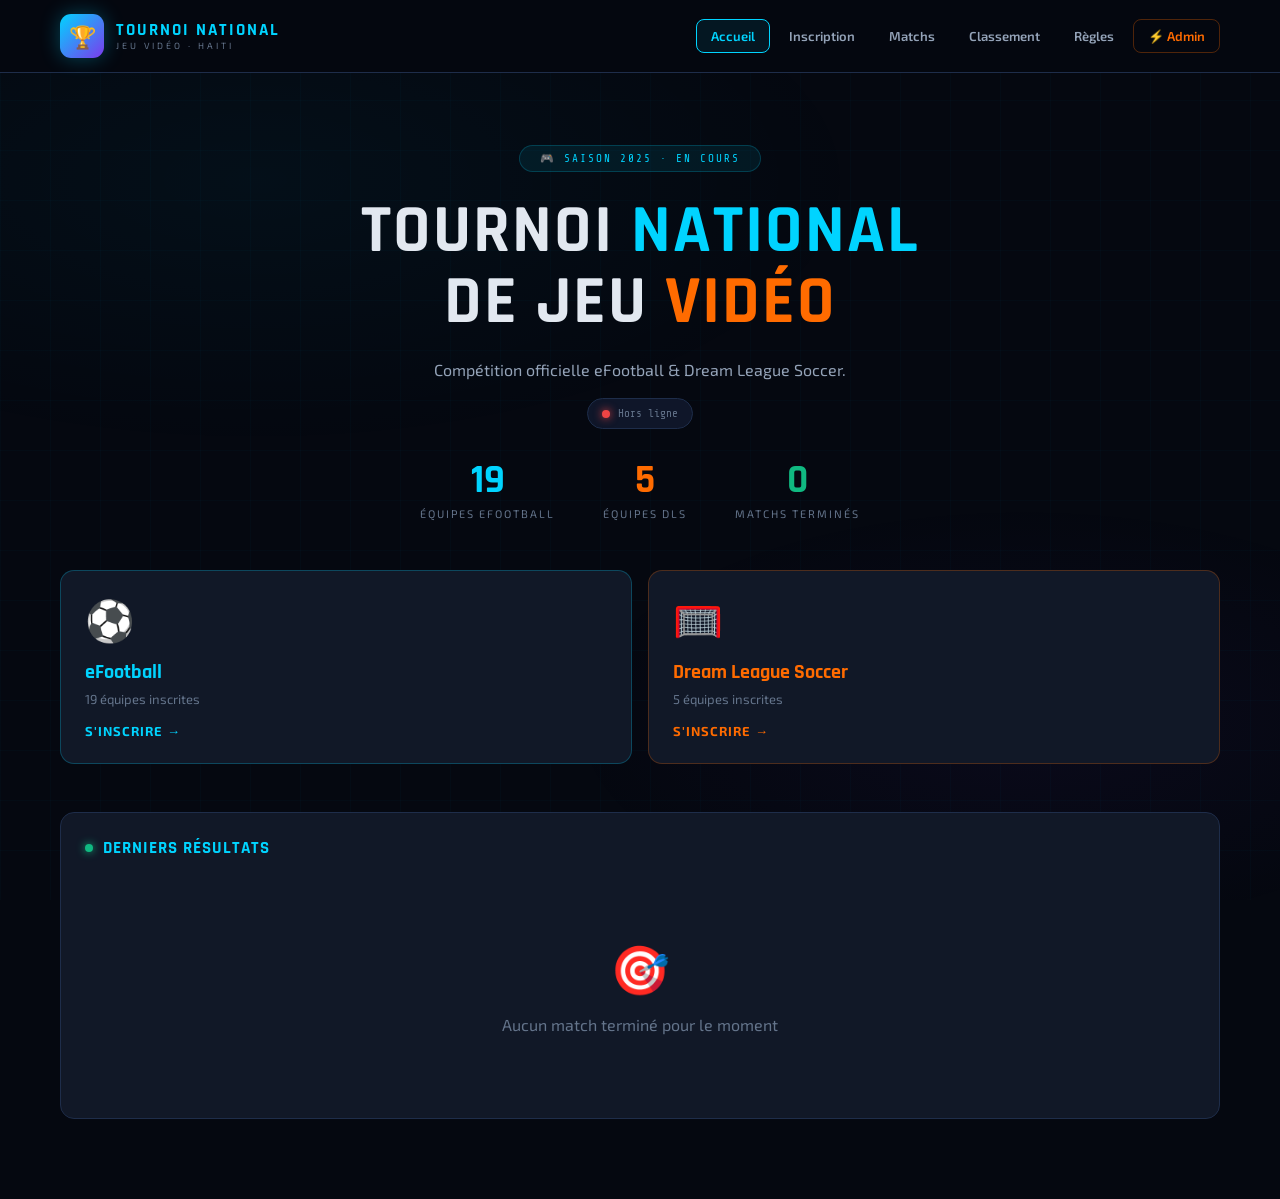
<file: index.html>
<!DOCTYPE html>
<html lang="fr">
<head>
<meta charset="UTF-8">
<meta name="viewport" content="width=device-width, initial-scale=1.0">
<title>Tournoi National de Jeu Vidéo</title>
<link href="https://fonts.googleapis.com/css2?family=Rajdhani:wght@400;500;600;700&family=Exo+2:wght@300;400;600;800;900&family=Share+Tech+Mono&display=swap" rel="stylesheet">
<style>
:root{--bg:#050810;--bg2:#0a0f1e;--bg3:#0f1629;--card:#111827;--card2:#1a2235;--border:#1e2d4a;--accent:#00d4ff;--accent2:#ff6b00;--accent3:#7c3aed;--gold:#ffd700;--green:#10b981;--red:#ef4444;--text:#e2e8f0;--text2:#94a3b8;--text3:#64748b;--glow:0 0 20px rgba(0,212,255,0.3);--glow2:0 0 20px rgba(255,107,0,0.3)}
*{margin:0;padding:0;box-sizing:border-box}
body{font-family:'Exo 2',sans-serif;background:var(--bg);color:var(--text);min-height:100vh;overflow-x:hidden}
body::before{content:'';position:fixed;inset:0;background:radial-gradient(ellipse 80% 50% at 20% 20%,rgba(0,212,255,0.04) 0%,transparent 60%),radial-gradient(ellipse 60% 40% at 80% 80%,rgba(124,58,237,0.05) 0%,transparent 60%);pointer-events:none;z-index:0}
.grid-bg{position:fixed;inset:0;background-image:linear-gradient(rgba(0,212,255,0.025) 1px,transparent 1px),linear-gradient(90deg,rgba(0,212,255,0.025) 1px,transparent 1px);background-size:50px 50px;pointer-events:none;z-index:0}
.navbar{position:sticky;top:0;z-index:50;background:rgba(5,8,16,0.96);border-bottom:1px solid var(--border);backdrop-filter:blur(12px)}
.navbar-inner{max-width:1200px;margin:0 auto;padding:14px 20px;display:flex;align-items:center;justify-content:space-between;gap:16px;flex-wrap:wrap}
.logo{display:flex;align-items:center;gap:12px;cursor:pointer}
.logo-icon{width:44px;height:44px;background:linear-gradient(135deg,var(--accent),var(--accent3));border-radius:11px;display:flex;align-items:center;justify-content:center;font-size:22px;box-shadow:var(--glow);flex-shrink:0}
.logo-text h1{font-family:'Rajdhani',sans-serif;font-size:17px;font-weight:700;color:var(--accent);letter-spacing:2px;text-transform:uppercase;line-height:1.1}
.logo-text p{font-size:9px;color:var(--text3);letter-spacing:3px;text-transform:uppercase}
.nav-links{display:flex;gap:4px;flex-wrap:wrap}
.nav-btn{padding:8px 14px;border-radius:8px;border:1px solid transparent;background:transparent;color:var(--text2);font-family:'Exo 2',sans-serif;font-size:13px;font-weight:600;cursor:pointer;transition:all 0.2s}
.nav-btn:hover,.nav-btn.active{border-color:var(--accent);color:var(--accent);background:rgba(0,212,255,0.08)}
.nav-btn.admin-btn{border-color:rgba(255,107,0,0.3);color:var(--accent2)}
.nav-btn.admin-btn:hover,.nav-btn.admin-btn.active{background:rgba(255,107,0,0.1);border-color:var(--accent2)}
.main{position:relative;z-index:1;max-width:1200px;margin:0 auto;padding:32px 20px 60px}
.page{display:none}.page.active{display:block}
.card{background:var(--card);border:1px solid var(--border);border-radius:14px;padding:24px;margin-bottom:20px}
.card-title{font-family:'Rajdhani',sans-serif;font-size:17px;font-weight:700;letter-spacing:1px;text-transform:uppercase;color:var(--accent);margin-bottom:20px;display:flex;align-items:center;gap:10px}
.dot{width:8px;height:8px;border-radius:50%;background:var(--accent);box-shadow:0 0 8px var(--accent);flex-shrink:0}
.section-header{display:flex;align-items:center;justify-content:space-between;margin-bottom:24px;gap:12px;flex-wrap:wrap}
.section-title{font-family:'Rajdhani',sans-serif;font-size:26px;font-weight:700;letter-spacing:1px}
.form-grid{display:grid;grid-template-columns:1fr 1fr;gap:16px}
.form-group{display:flex;flex-direction:column;gap:6px}
.form-group.full{grid-column:1/-1}
label{font-size:11px;font-weight:700;color:var(--text3);letter-spacing:1.5px;text-transform:uppercase}
input,select{background:var(--bg3);border:1px solid var(--border);border-radius:10px;padding:12px 16px;color:var(--text);font-family:'Exo 2',sans-serif;font-size:14px;transition:all 0.2s;width:100%}
input:focus,select:focus{outline:none;border-color:var(--accent);box-shadow:0 0 0 3px rgba(0,212,255,0.1)}
input[readonly]{background:var(--bg2);cursor:not-allowed;color:var(--text3)}
select option{background:var(--bg3)}
.btn{padding:13px 26px;border-radius:10px;border:none;font-family:'Rajdhani',sans-serif;font-size:15px;font-weight:700;letter-spacing:1px;text-transform:uppercase;cursor:pointer;transition:all 0.2s;display:inline-flex;align-items:center;gap:8px}
.btn-primary{background:linear-gradient(135deg,var(--accent),#0099cc);color:#000;box-shadow:var(--glow)}
.btn-primary:hover{transform:translateY(-2px)}
.btn-orange{background:linear-gradient(135deg,var(--accent2),#cc5500);color:#fff;box-shadow:var(--glow2)}
.btn-danger{background:rgba(239,68,68,0.15);color:var(--red);border:1px solid rgba(239,68,68,0.3)}
.btn-success{background:rgba(16,185,129,0.15);color:var(--green);border:1px solid rgba(16,185,129,0.3)}
.btn-ghost{background:transparent;color:var(--text2);border:1px solid var(--border)}
.btn-sm{padding:7px 14px;font-size:12px;border-radius:7px}
.btn-full{width:100%;justify-content:center;margin-top:20px}
.id-badge{font-family:'Share Tech Mono',monospace;font-size:11px;background:rgba(0,212,255,0.1);color:var(--accent);padding:3px 8px;border-radius:6px;border:1px solid rgba(0,212,255,0.2)}
.game-badge{font-size:11px;padding:3px 10px;border-radius:20px;font-weight:700}
.badge-ef{background:rgba(0,212,255,0.12);color:var(--accent);border:1px solid rgba(0,212,255,0.25)}
.badge-dls{background:rgba(255,107,0,0.12);color:var(--accent2);border:1px solid rgba(255,107,0,0.25)}
.status-badge{font-size:11px;padding:3px 10px;border-radius:20px;font-weight:600}
.status-locked{background:rgba(100,116,139,0.15);color:var(--text3);border:1px solid rgba(100,116,139,0.25)}
.status-done{background:rgba(16,185,129,0.12);color:var(--green);border:1px solid rgba(16,185,129,0.3)}
.status-pending{background:rgba(255,107,0,0.12);color:var(--accent2);border:1px solid rgba(255,107,0,0.3)}
.table-wrap{overflow-x:auto}
table{width:100%;border-collapse:collapse;font-size:13px}
thead tr{background:var(--bg3);border-bottom:2px solid var(--border)}
th{padding:12px 14px;text-align:left;font-family:'Share Tech Mono',monospace;font-size:10px;letter-spacing:2px;text-transform:uppercase;color:var(--text3);white-space:nowrap}
tbody tr{border-bottom:1px solid rgba(30,45,74,0.5);transition:background 0.15s}
tbody tr:hover{background:rgba(0,212,255,0.03)}
td{padding:12px 14px;color:var(--text2);vertical-align:middle}
.alert{padding:14px 18px;border-radius:10px;font-size:14px;margin-bottom:16px;display:none;align-items:flex-start;gap:10px;line-height:1.5}
.alert.show{display:flex}
.alert-error{background:rgba(239,68,68,0.1);border:1px solid rgba(239,68,68,0.3);color:#fca5a5}
.alert-success{background:rgba(16,185,129,0.1);border:1px solid rgba(16,185,129,0.3);color:#6ee7b7}
.game-tabs{display:flex;gap:10px;margin-bottom:24px}
.game-tab{flex:1;padding:14px 10px;border-radius:12px;border:2px solid var(--border);background:transparent;cursor:pointer;transition:all 0.2s;text-align:center}
.game-tab .tab-icon{font-size:26px;margin-bottom:6px}
.game-tab .tab-name{font-family:'Rajdhani',sans-serif;font-size:13px;font-weight:700;letter-spacing:1px;color:var(--text2)}
.game-tab.active.ef{border-color:var(--accent);background:rgba(0,212,255,0.08);box-shadow:var(--glow)}
.game-tab.active.ef .tab-name{color:var(--accent)}
.game-tab.active.dls{border-color:var(--accent2);background:rgba(255,107,0,0.08);box-shadow:var(--glow2)}
.game-tab.active.dls .tab-name{color:var(--accent2)}
.match-card{background:var(--bg3);border:1px solid var(--border);border-radius:12px;padding:20px;margin-bottom:12px;display:flex;align-items:center;justify-content:space-between;gap:16px;flex-wrap:wrap}
.match-card.done{border-color:rgba(16,185,129,0.3)}
.match-card.pending{border-color:rgba(255,107,0,0.25)}
.match-teams{display:flex;align-items:center;gap:12px;flex:1;min-width:180px}
.team-name{font-family:'Rajdhani',sans-serif;font-size:15px;font-weight:700;color:var(--text);flex:1;text-align:center}
.score-display{font-family:'Rajdhani',sans-serif;font-size:28px;font-weight:700;color:var(--gold);text-align:center;min-width:80px}
.match-meta{font-size:11px;color:var(--text3);text-align:right;min-width:120px}
.match-meta>*+*{margin-top:5px}
.empty-state{text-align:center;padding:60px 20px;color:var(--text3)}
.empty-icon{font-size:48px;margin-bottom:16px}
.locked-notice{background:rgba(100,116,139,0.08);border:1px solid rgba(100,116,139,0.2);border-radius:10px;padding:14px 18px;font-size:13px;color:var(--text3);display:flex;gap:10px;align-items:center;margin-top:16px;line-height:1.5}
.toast-container{position:fixed;bottom:24px;right:24px;z-index:999;display:flex;flex-direction:column;gap:10px}
.toast{padding:14px 20px;border-radius:12px;font-size:14px;font-weight:600;max-width:320px;animation:toastIn 0.3s ease;display:flex;align-items:center;gap:10px;box-shadow:0 8px 32px rgba(0,0,0,0.4)}
.toast-success{background:var(--card);border:1px solid rgba(16,185,129,0.4);color:var(--green)}
.toast-error{background:var(--card);border:1px solid rgba(239,68,68,0.4);color:var(--red)}
@keyframes toastIn{from{transform:translateX(100px);opacity:0}to{transform:translateX(0);opacity:1}}
.modal-overlay{position:fixed;inset:0;background:rgba(0,0,0,0.85);z-index:200;display:none;align-items:center;justify-content:center;padding:20px;backdrop-filter:blur(4px)}
.modal-overlay.open{display:flex}
.modal{background:var(--card);border:1px solid var(--border);border-radius:20px;padding:32px;max-width:480px;width:100%;position:relative;max-height:90vh;overflow-y:auto}
.modal-title{font-family:'Rajdhani',sans-serif;font-size:22px;font-weight:700;color:var(--accent);margin-bottom:24px}
.modal-close{position:absolute;top:16px;right:16px;background:var(--bg3);border:1px solid var(--border);border-radius:8px;color:var(--text2);padding:6px 12px;cursor:pointer;font-size:16px}
.admin-tabs{display:flex;gap:4px;background:var(--bg3);border-radius:12px;padding:4px;margin-bottom:28px;overflow-x:auto}
.admin-tab{flex:1;padding:10px 14px;border-radius:9px;border:none;background:transparent;color:var(--text3);font-family:'Exo 2',sans-serif;font-size:13px;font-weight:600;cursor:pointer;transition:all 0.2s;white-space:nowrap}
.admin-tab.active{background:var(--card2);color:var(--accent2);box-shadow:0 2px 8px rgba(0,0,0,0.3)}
.dash-grid{display:grid;grid-template-columns:repeat(auto-fit,minmax(130px,1fr));gap:14px;margin-bottom:28px}
.dash-stat{background:var(--card);border:1px solid var(--border);border-radius:14px;padding:20px;text-align:center}
.dash-num{font-family:'Rajdhani',sans-serif;font-size:38px;font-weight:700;line-height:1}
.dash-lbl{font-size:10px;color:var(--text3);letter-spacing:1.5px;text-transform:uppercase;margin-top:6px}
.score-row{display:flex;align-items:center;gap:12px}
.score-row input{max-width:72px;text-align:center;font-family:'Rajdhani',sans-serif;font-size:22px;font-weight:700;padding:10px 8px}
.tab-section{display:none}.tab-section.active{display:block}
.filter-bar{display:flex;gap:10px;margin-bottom:16px;flex-wrap:wrap}
.filter-bar input,.filter-bar select{max-width:200px}
.sync-bar{display:flex;align-items:center;gap:8px;padding:8px 14px;background:var(--bg3);border-radius:20px;border:1px solid var(--border);font-family:'Share Tech Mono',monospace;font-size:11px;color:var(--text3);margin-top:16px;width:fit-content;margin-left:auto;margin-right:auto}
.sync-dot{width:8px;height:8px;border-radius:50%;background:var(--text3);flex-shrink:0}
.sync-dot.ok{background:var(--green);box-shadow:0 0 8px var(--green);animation:pulse 2s infinite}
.sync-dot.loading{background:var(--gold);box-shadow:0 0 8px var(--gold)}
.sync-dot.error{background:var(--red);box-shadow:0 0 8px var(--red)}
@keyframes pulse{0%,100%{opacity:1}50%{opacity:0.4}}
::-webkit-scrollbar{width:5px;height:5px}
::-webkit-scrollbar-track{background:var(--bg)}
::-webkit-scrollbar-thumb{background:var(--border);border-radius:3px}
@media(max-width:640px){.form-grid{grid-template-columns:1fr}.form-group.full{grid-column:1}.match-card{flex-direction:column}.match-meta{text-align:left}.nav-btn{font-size:11px;padding:6px 10px}}
</style>
</head>
<body>
<div class="grid-bg"></div>
<nav class="navbar">
  <div class="navbar-inner">
    <div class="logo" onclick="showPage('home')">
      <div class="logo-icon">🏆</div>
      <div class="logo-text"><h1>Tournoi National</h1><p>Jeu Vidéo · Haiti</p></div>
    </div>
    <div class="nav-links">
      <button class="nav-btn active" id="btn-home" onclick="showPage('home',this)">Accueil</button>
      <button class="nav-btn" id="btn-inscription" onclick="showPage('inscription',this)">Inscription</button>
      <button class="nav-btn" id="btn-matches" onclick="showPage('matches',this)">Matchs</button>
      <button class="nav-btn" id="btn-classement" onclick="showPage('classement',this)">Classement</button>
      <button class="nav-btn" id="btn-regles" onclick="showPage('regles',this)">Règles</button>
      <button class="nav-btn admin-btn" id="btn-admin" onclick="showPage('admin',this)">⚡ Admin</button>
    </div>
  </div>
</nav>
<main class="main">

<!-- HOME -->
<div id="page-home" class="page active">
  <div style="text-align:center;padding:40px 0 50px;">
    <div style="display:inline-flex;align-items:center;gap:8px;background:rgba(0,212,255,0.08);border:1px solid rgba(0,212,255,0.2);border-radius:50px;padding:6px 20px;font-size:11px;color:var(--accent);letter-spacing:2px;text-transform:uppercase;margin-bottom:24px;font-family:'Share Tech Mono',monospace;">🎮 Saison 2025 · En cours</div>
    <h2 style="font-family:'Rajdhani',sans-serif;font-size:clamp(34px,6vw,68px);font-weight:700;letter-spacing:2px;text-transform:uppercase;line-height:1.05;">Tournoi <span style="color:var(--accent);">National</span><br>de Jeu <span style="color:var(--accent2);">Vidéo</span></h2>
    <p style="margin-top:18px;color:var(--text2);font-size:16px;max-width:500px;margin-left:auto;margin-right:auto;line-height:1.6;">Compétition officielle eFootball & Dream League Soccer.</p>
    <div class="sync-bar"><div class="sync-dot loading" id="sdot"></div><span id="stxt">Connexion...</span></div>
    <div style="display:flex;justify-content:center;gap:48px;margin-top:32px;flex-wrap:wrap;">
      <div style="text-align:center;"><div id="stat-ef" style="font-family:'Rajdhani',sans-serif;font-size:40px;font-weight:700;color:var(--accent);line-height:1;">—</div><div style="font-size:11px;color:var(--text3);letter-spacing:2px;text-transform:uppercase;margin-top:6px;">Équipes eFootball</div></div>
      <div style="text-align:center;"><div id="stat-dls" style="font-family:'Rajdhani',sans-serif;font-size:40px;font-weight:700;color:var(--accent2);line-height:1;">—</div><div style="font-size:11px;color:var(--text3);letter-spacing:2px;text-transform:uppercase;margin-top:6px;">Équipes DLS</div></div>
      <div style="text-align:center;"><div id="stat-done" style="font-family:'Rajdhani',sans-serif;font-size:40px;font-weight:700;color:var(--green);line-height:1;">—</div><div style="font-size:11px;color:var(--text3);letter-spacing:2px;text-transform:uppercase;margin-top:6px;">Matchs terminés</div></div>
    </div>
  </div>
  <div style="display:grid;grid-template-columns:1fr 1fr;gap:16px;margin-bottom:28px;">
    <div class="card" style="border-color:rgba(0,212,255,0.25);cursor:pointer;" onclick="showPage('inscription',document.getElementById('btn-inscription'))">
      <div style="font-size:40px;margin-bottom:14px;">⚽</div>
      <div style="font-family:'Rajdhani',sans-serif;font-size:20px;font-weight:700;color:var(--accent);">eFootball</div>
      <div id="card-ef" style="color:var(--text3);font-size:13px;margin-top:6px;">Chargement...</div>
      <div style="color:var(--accent);font-size:13px;margin-top:16px;font-weight:700;letter-spacing:1px;">S'INSCRIRE →</div>
    </div>
    <div class="card" style="border-color:rgba(255,107,0,0.25);cursor:pointer;" onclick="showPage('inscription',document.getElementById('btn-inscription'))">
      <div style="font-size:40px;margin-bottom:14px;">🥅</div>
      <div style="font-family:'Rajdhani',sans-serif;font-size:20px;font-weight:700;color:var(--accent2);">Dream League Soccer</div>
      <div id="card-dls" style="color:var(--text3);font-size:13px;margin-top:6px;">Chargement...</div>
      <div style="color:var(--accent2);font-size:13px;margin-top:16px;font-weight:700;letter-spacing:1px;">S'INSCRIRE →</div>
    </div>
  </div>
  <div class="card">
    <div class="card-title"><div class="dot" style="background:var(--green);box-shadow:0 0 8px var(--green);"></div>Derniers résultats</div>
    <div id="home-matches"><div style="text-align:center;padding:30px;color:var(--text3);">Chargement...</div></div>
  </div>
</div>

<!-- INSCRIPTION -->
<div id="page-inscription" class="page">
  <div class="section-header"><div class="section-title">📝 Inscription au tournoi</div></div>
  <div class="game-tabs" id="reg-tabs">
    <button class="game-tab ef active" onclick="selectGame('eFootball',this)"><div class="tab-icon">⚽</div><div class="tab-name">eFootball</div></button>
    <button class="game-tab dls" onclick="selectGame('DLS',this)"><div class="tab-icon">🥅</div><div class="tab-name">Dream League Soccer</div></button>
  </div>
  <div class="card">
    <div class="card-title"><div class="dot"></div>Formulaire d'inscription</div>
    <div id="alert-reg" class="alert alert-error"><span>⚠️</span><div id="alert-reg-msg"></div></div>
    <div id="alert-ok" class="alert alert-success"><span>✅</span><div id="alert-ok-msg"></div></div>
    <div class="form-grid">
      <div class="form-group"><label>Nom d'équipe *</label><input type="text" id="inp-team" placeholder="Ex: Team Alpha" maxlength="30"></div>
      <div class="form-group"><label>Jeu sélectionné</label><input type="text" id="inp-game" readonly value="eFootball"></div>
      <div class="form-group"><label>Note</label><input type="number" id="inp-rating" placeholder="Ex: 3200" min="0" max="9999"></div>
      <div class="form-group"><label>Connexion</label><select id="inp-conn"><option value="">Sélectionner</option><option value="Natcom">Natcom</option><option value="Digicel">Digicel</option><option value="Autre">Autre</option></select></div>
      <div class="form-group full"><label>Disponibilité</label><input type="text" id="inp-dispo" placeholder="Ex: Soir 18h–22h, weekends"></div>
      <div class="form-group full"><label>Numéro WhatsApp *</label><input type="tel" id="inp-wa" placeholder="Ex: +509 XXXX XXXX"></div>
    </div>
    <button class="btn btn-primary btn-full" id="btn-reg" onclick="inscrire()">🎮 Enregistrer mon équipe</button>
    <div class="locked-notice">🔒 Apre ou klike "Enregistrer", enskripsyon ou bloke definitvman. Ou pa kapab modifye li ankò.</div>
  </div>
  <div class="card">
    <div class="card-title"><div class="dot" style="background:var(--accent2);box-shadow:0 0 8px var(--accent2);"></div>Équipes inscrites</div>
    <div class="game-tabs" id="list-tabs">
      <button class="game-tab ef active" onclick="filterList('eFootball',this)"><div class="tab-icon">⚽</div><div class="tab-name">eFootball</div></button>
      <button class="game-tab dls" onclick="filterList('DLS',this)"><div class="tab-icon">🥅</div><div class="tab-name">DLS</div></button>
    </div>
    <div class="table-wrap"><table><thead><tr><th>#</th><th>ID</th><th>Équipe</th><th>Note</th><th>Connexion</th><th>Statut</th></tr></thead><tbody id="public-list"><tr><td colspan="6" style="text-align:center;color:var(--text3);padding:30px;">Chargement...</td></tr></tbody></table></div>
  </div>
</div>

<!-- MATCHS -->
<div id="page-matches" class="page">
  <div class="section-header"><div class="section-title">⚔️ Matchs</div></div>
  <div class="game-tabs" id="match-tabs">
    <button class="game-tab ef active" onclick="filterMatches('eFootball',this)"><div class="tab-icon">⚽</div><div class="tab-name">eFootball</div></button>
    <button class="game-tab dls" onclick="filterMatches('DLS',this)"><div class="tab-icon">🥅</div><div class="tab-name">DLS</div></button>
  </div>
  <div id="matches-list"><div style="text-align:center;padding:40px;color:var(--text3);">Chargement...</div></div>
  <div class="card" style="margin-top:24px;">
    <div class="card-title"><div class="dot" style="background:var(--green);box-shadow:0 0 8px var(--green);"></div>Envoyer ton résultat</div>
    <div style="display:flex;align-items:center;gap:14px;background:rgba(37,211,102,0.07);border:1px solid rgba(37,211,102,0.2);border-radius:12px;padding:18px 22px;cursor:pointer;margin-bottom:16px;" onclick="window.open('https://wa.me/?text=Team%20Alpha%20vs%20Team%20Beta%0AScore%20%3A%202-1%0AJeu%20%3A%20eFootball','_blank')">
      <span style="font-size:30px;">💬</span>
      <div><h4 style="color:#25d366;font-size:15px;font-weight:700;">Envoyer via WhatsApp</h4><p style="color:var(--text3);font-size:12px;margin-top:2px;">Voye screenshot rezilta a bay admin</p></div>
      <div style="margin-left:auto;color:#25d366;font-size:22px;">→</div>
    </div>
    <div style="background:var(--bg3);border-radius:12px;padding:18px;font-family:'Share Tech Mono',monospace;font-size:13px;color:var(--text2);line-height:2;border-left:3px solid #25d366;">Team Alpha vs Team Beta<br>Score : 2-1<br>Jeu : eFootball<br>[Screenshot]</div>
  </div>
</div>

<!-- CLASSEMENT -->
<div id="page-classement" class="page">
  <div class="section-header"><div class="section-title">🏆 Classement</div></div>
  <div class="game-tabs" id="class-tabs">
    <button class="game-tab ef active" onclick="filterClass('eFootball',this)"><div class="tab-icon">⚽</div><div class="tab-name">eFootball</div></button>
    <button class="game-tab dls" onclick="filterClass('DLS',this)"><div class="tab-icon">🥅</div><div class="tab-name">DLS</div></button>
  </div>
  <div class="card"><div class="table-wrap"><table><thead><tr><th>#</th><th>Équipe</th><th>ID</th><th>J</th><th>V</th><th>N</th><th>D</th><th>BP</th><th>BC</th><th>Diff</th><th>Pts</th></tr></thead><tbody id="class-list"><tr><td colspan="11" style="text-align:center;color:var(--text3);padding:30px;">Chargement...</td></tr></tbody></table></div></div>
</div>

<!-- REGLES -->
<div id="page-regles" class="page">
  <div class="section-header"><div class="section-title">📜 Règles du Tournoi</div></div>
  <div class="card">
    <div class="card-title"><div class="dot" style="background:var(--gold);box-shadow:0 0 8px var(--gold);"></div>Règles en Créole</div>
    <ul style="list-style:none;display:flex;flex-direction:column;gap:12px;">
      <li style="display:flex;align-items:flex-start;gap:14px;padding:16px;background:var(--bg3);border-radius:11px;border:1px solid var(--border);"><span style="font-size:20px;flex-shrink:0;">🆔</span><div><strong style="color:var(--text);">Non ekip inik</strong><br><span style="color:var(--text2);font-size:14px;line-height:1.6;">Chak ekip dwe gen yon non diferan.</span></div></li>
      <li style="display:flex;align-items:flex-start;gap:14px;padding:16px;background:var(--bg3);border-radius:11px;border:1px solid var(--border);"><span style="font-size:20px;flex-shrink:0;">🔒</span><div><strong style="color:var(--text);">Pa gen modifikasyon apre enskripsyon</strong><br><span style="color:var(--text2);font-size:14px;line-height:1.6;">Apre ou fin anrejistre, ou pa ka chanje enfòmasyon ou yo ankò.</span></div></li>
      <li style="display:flex;align-items:flex-start;gap:14px;padding:16px;background:var(--bg3);border-radius:11px;border:1px solid var(--border);"><span style="font-size:20px;flex-shrink:0;">👑</span><div><strong style="color:var(--text);">Se admin ki valide tout rezilta</strong><br><span style="color:var(--text2);font-size:14px;line-height:1.6;">Se admin sèlman ki ka antre epi valide rezilta match yo.</span></div></li>
      <li style="display:flex;align-items:flex-start;gap:14px;padding:16px;background:var(--bg3);border-radius:11px;border:1px solid var(--border);"><span style="font-size:20px;flex-shrink:0;">⏱️</span><div><strong style="color:var(--text);">Dire match : 6 minit maksimòm</strong><br><span style="color:var(--text2);font-size:14px;line-height:1.6;">Chak match dire maksimòm 6 minit.</span></div></li>
      <li style="display:flex;align-items:flex-start;gap:14px;padding:16px;background:var(--bg3);border-radius:11px;border:1px solid var(--border);"><span style="font-size:20px;flex-shrink:0;">🤝</span><div><strong style="color:var(--text);">Fè jis (Fair-play)</strong><br><span style="color:var(--text2);font-size:14px;line-height:1.6;">Tout moun dwe jwe ak onèt.</span></div></li>
    </ul>
  </div>
  <div class="card" style="margin-top:0;">
    <div style="display:grid;grid-template-columns:repeat(3,1fr);gap:16px;text-align:center;">
      <div style="background:var(--bg3);border-radius:12px;padding:20px;border:1px solid rgba(16,185,129,0.3);"><div style="font-family:'Rajdhani',sans-serif;font-size:36px;font-weight:700;color:var(--green);">3</div><div style="font-size:12px;color:var(--text3);letter-spacing:1px;text-transform:uppercase;margin-top:6px;">Pts · Victoire</div></div>
      <div style="background:var(--bg3);border-radius:12px;padding:20px;border:1px solid rgba(0,212,255,0.2);"><div style="font-family:'Rajdhani',sans-serif;font-size:36px;font-weight:700;color:var(--accent);">1</div><div style="font-size:12px;color:var(--text3);letter-spacing:1px;text-transform:uppercase;margin-top:6px;">Pt · Nul</div></div>
      <div style="background:var(--bg3);border-radius:12px;padding:20px;border:1px solid rgba(239,68,68,0.2);"><div style="font-family:'Rajdhani',sans-serif;font-size:36px;font-weight:700;color:var(--red);">0</div><div style="font-size:12px;color:var(--text3);letter-spacing:1px;text-transform:uppercase;margin-top:6px;">Pts · Défaite</div></div>
    </div>
  </div>
</div>

<!-- ADMIN -->
<div id="page-admin" class="page">
  <div id="admin-login">
    <div style="max-width:380px;margin:60px auto;">
      <div style="text-align:center;margin-bottom:32px;">
        <div style="width:72px;height:72px;background:linear-gradient(135deg,var(--accent2),#cc4400);border-radius:20px;display:flex;align-items:center;justify-content:center;font-size:32px;margin:0 auto 20px;box-shadow:var(--glow2);">⚡</div>
        <div style="font-family:'Rajdhani',sans-serif;font-size:28px;font-weight:700;color:var(--accent2);letter-spacing:2px;">ESPACE ADMIN</div>
        <p style="color:var(--text3);font-size:13px;margin-top:8px;">Accès restreint · Administrateur uniquement</p>
      </div>
      <div class="card">
        <div id="alert-login" class="alert alert-error"><span>⚠️</span><div id="alert-login-msg"></div></div>
        <div class="form-group" style="margin-bottom:16px;"><label>Mot de passe admin</label><input type="password" id="pw" placeholder="••••••••" onkeypress="if(event.key==='Enter')doLogin()"></div>
        <button class="btn btn-orange btn-full" onclick="doLogin()">🔐 Connexion Admin</button>
      </div>
    </div>
  </div>
  <div id="admin-dash" style="display:none;">
    <div class="section-header">
      <div class="section-title">⚡ Dashboard Admin</div>
      <button class="btn btn-danger btn-sm" onclick="doLogout()">Déconnexion</button>
    </div>
    <div class="dash-grid">
      <div class="dash-stat"><div class="dash-num" id="d-total" style="color:var(--accent);">—</div><div class="dash-lbl">Total joueurs</div></div>
      <div class="dash-stat"><div class="dash-num" id="d-ef" style="color:var(--accent);">—</div><div class="dash-lbl">eFootball</div></div>
      <div class="dash-stat"><div class="dash-num" id="d-dls" style="color:var(--accent2);">—</div><div class="dash-lbl">DLS</div></div>
      <div class="dash-stat"><div class="dash-num" id="d-mdone" style="color:var(--green);">—</div><div class="dash-lbl">Matchs terminés</div></div>
      <div class="dash-stat"><div class="dash-num" id="d-mpend" style="color:var(--gold);">—</div><div class="dash-lbl">En attente</div></div>
    </div>
    <div class="admin-tabs">
      <button class="admin-tab active" onclick="showATab('players',this)">👥 Joueurs</button>
      <button class="admin-tab" onclick="showATab('matches',this)">⚔️ Matchs</button>
      <button class="admin-tab" onclick="showATab('results',this)">📊 Résultats</button>
      <button class="admin-tab" onclick="showATab('add',this)">➕ Ajouter</button>
    </div>
    <div id="atab-players" class="tab-section active">
      <div class="filter-bar">
        <input type="text" id="f-search" placeholder="Rechercher..." oninput="renderAPlayers()">
        <select id="f-game" onchange="renderAPlayers()"><option value="">Tous les jeux</option><option value="eFootball">eFootball</option><option value="DLS">DLS</option></select>
      </div>
      <div class="table-wrap"><table><thead><tr><th>ID</th><th>Équipe</th><th>Jeu</th><th>Note</th><th>Connexion</th><th>WhatsApp</th><th>Actions</th></tr></thead><tbody id="admin-players"></tbody></table></div>
    </div>
    <div id="atab-matches" class="tab-section">
      <div class="card" style="margin-bottom:20px;">
        <div class="card-title"><div class="dot" style="background:var(--accent2);box-shadow:0 0 8px var(--accent2);"></div>Créer un match</div>
        <div class="form-grid">
          <div class="form-group"><label>Jeu</label><select id="nm-game" onchange="loadMTeams()"><option value="eFootball">eFootball</option><option value="DLS">DLS</option></select></div>
          <div class="form-group"><label>Round / Phase</label><input type="text" id="nm-round" placeholder="Ex: Journée 1"></div>
          <div class="form-group"><label>Équipe 1</label><select id="nm-t1"></select></div>
          <div class="form-group"><label>Équipe 2</label><select id="nm-t2"></select></div>
          <div class="form-group full"><label>Date et heure</label><input type="datetime-local" id="nm-date"></div>
        </div>
        <button class="btn btn-orange" style="margin-top:16px;" onclick="createMatch()">⚔️ Créer le match</button>
      </div>
      <div id="admin-matches-list"></div>
    </div>
    <div id="atab-results" class="tab-section">
      <div class="card">
        <div class="card-title"><div class="dot" style="background:var(--green);box-shadow:0 0 8px var(--green);"></div>Valider un résultat</div>
        <div class="form-group" style="margin-bottom:18px;"><label>Match en attente</label><select id="res-select" onchange="onResSelect()"><option value="">Sélectionner un match...</option></select></div>
        <div id="res-form" style="display:none;">
          <div style="background:var(--bg3);border-radius:12px;padding:22px;margin-bottom:18px;">
            <div id="res-teams" style="font-family:'Rajdhani',sans-serif;font-size:20px;font-weight:700;color:var(--text);text-align:center;margin-bottom:18px;"></div>
            <label style="display:block;margin-bottom:10px;">Score</label>
            <div class="score-row"><input type="number" id="rs1" min="0" max="99" value="0"><div style="font-family:'Rajdhani',sans-serif;font-size:26px;color:var(--text3);">—</div><input type="number" id="rs2" min="0" max="99" value="0"></div>
          </div>
          <button class="btn btn-success" onclick="validateResult()">✅ Valider et enregistrer</button>
        </div>
      </div>
    </div>
    <div id="atab-add" class="tab-section">
      <div class="card">
        <div class="card-title"><div class="dot" style="background:var(--accent3);box-shadow:0 0 8px var(--accent3);"></div>Ajouter un joueur manuellement</div>
        <div id="alert-add" class="alert alert-error"><span>⚠️</span><div id="alert-add-msg"></div></div>
        <div class="form-grid">
          <div class="form-group"><label>Nom d'équipe *</label><input type="text" id="add-team" placeholder="Nom unique" maxlength="30"></div>
          <div class="form-group"><label>Jeu *</label><select id="add-game"><option value="eFootball">eFootball</option><option value="DLS">DLS</option></select></div>
          <div class="form-group"><label>Note</label><input type="number" id="add-rating" placeholder="Ex: 3200"></div>
          <div class="form-group"><label>Connexion</label><select id="add-conn"><option value="">—</option><option value="Natcom">Natcom</option><option value="Digicel">Digicel</option><option value="Autre">Autre</option></select></div>
          <div class="form-group full"><label>WhatsApp</label><input type="tel" id="add-wa" placeholder="+509 XXXX XXXX"></div>
        </div>
        <button class="btn btn-primary" style="margin-top:16px;" onclick="adminAdd()">➕ Ajouter le joueur</button>
      </div>
    </div>
  </div>
</div>
</main>

<!-- MODALS -->
<div class="modal-overlay" id="modal-edit">
  <div class="modal">
    <div class="modal-title">✏️ Modifier le joueur</div>
    <button class="modal-close" onclick="closeModal('modal-edit')">✕</button>
    <input type="hidden" id="edit-idx">
    <div class="form-group" style="margin-bottom:14px;"><label>Nom d'équipe</label><input type="text" id="edit-team" maxlength="30"></div>
    <div class="form-group" style="margin-bottom:14px;"><label>Note</label><input type="number" id="edit-rating"></div>
    <div class="form-group" style="margin-bottom:14px;"><label>Connexion</label><select id="edit-conn"><option value="">—</option><option value="Natcom">Natcom</option><option value="Digicel">Digicel</option><option value="Autre">Autre</option></select></div>
    <div class="form-group" style="margin-bottom:20px;"><label>WhatsApp</label><input type="tel" id="edit-wa"></div>
    <div style="display:flex;gap:10px;"><button class="btn btn-primary" onclick="saveEdit()">💾 Sauvegarder</button><button class="btn btn-ghost" onclick="closeModal('modal-edit')">Annuler</button></div>
  </div>
</div>
<div class="modal-overlay" id="modal-delete">
  <div class="modal" style="max-width:360px;">
    <div class="modal-title" style="color:var(--red);">🗑️ Supprimer ?</div>
    <p style="color:var(--text2);font-size:14px;margin-bottom:6px;">Joueur : <strong id="del-name"></strong></p>
    <p style="color:var(--text3);font-size:13px;margin-bottom:24px;">Cette action est irréversible.</p>
    <input type="hidden" id="del-idx">
    <div style="display:flex;gap:10px;"><button class="btn btn-danger" onclick="confirmDelete()">🗑️ Supprimer</button><button class="btn btn-ghost" onclick="closeModal('modal-delete')">Annuler</button></div>
  </div>
</div>
<div class="toast-container" id="tc"></div>

<script>
// ============================================
// CONFIG
// ============================================
const API_URL = 'https://script.google.com/macros/s/AKfycbw7gbQVYmVM3ew6L48l2JgXSSlrJtR3rOzVefnCiLF-VRASQQ1TOs5URB0m-IWNr5Wk1g/exec';
const PASS = 'admin2025!';

// ============================================
// DATA
// ============================================
let DB = { players: [], matches: [] };
let adminOk = false;
let listGame = 'eFootball', matchGame = 'eFootball', classGame = 'eFootball', selGame = 'eFootball';
let saving = false;

// Joueurs initiaux (chargés si Google Sheets est vide)
const INITIAL_PLAYERS = [
  {id:'EF-001',team:'Bobyohann',game:'eFootball',rating:'3167',connexion:'',wa:'',wins:0,losses:0,draws:0,points:0,gf:0,ga:0},
  {id:'EF-002',team:'MarcoGaello',game:'eFootball',rating:'3165',connexion:'',wa:'',wins:0,losses:0,draws:0,points:0,gf:0,ga:0},
  {id:'EF-003',team:'PHODJY LOCO',game:'eFootball',rating:'3187',connexion:'',wa:'',wins:0,losses:0,draws:0,points:0,gf:0,ga:0},
  {id:'EF-004',team:'REY-509',game:'eFootball',rating:'3133',connexion:'',wa:'',wins:0,losses:0,draws:0,points:0,gf:0,ga:0},
  {id:'EF-005',team:'Menkou509',game:'eFootball',rating:'3140',connexion:'',wa:'',wins:0,losses:0,draws:0,points:0,gf:0,ga:0},
  {id:'EF-006',team:'fc force',game:'eFootball',rating:'3189',connexion:'',wa:'',wins:0,losses:0,draws:0,points:0,gf:0,ga:0},
  {id:'EF-007',team:'As Roma',game:'eFootball',rating:'3172',connexion:'',wa:'',wins:0,losses:0,draws:0,points:0,gf:0,ga:0},
  {id:'EF-008',team:'Fc Triple H',game:'eFootball',rating:'3164',connexion:'',wa:'',wins:0,losses:0,draws:0,points:0,gf:0,ga:0},
  {id:'EF-009',team:'Arsenal',game:'eFootball',rating:'3187',connexion:'',wa:'',wins:0,losses:0,draws:0,points:0,gf:0,ga:0},
  {id:'EF-010',team:'INVINCIBLE CF',game:'eFootball',rating:'3200',connexion:'',wa:'',wins:0,losses:0,draws:0,points:0,gf:0,ga:0},
  {id:'EF-011',team:'fc K-MELO',game:'eFootball',rating:'3220',connexion:'',wa:'',wins:0,losses:0,draws:0,points:0,gf:0,ga:0},
  {id:'EF-012',team:'Olympique Lionais',game:'eFootball',rating:'',connexion:'',wa:'',wins:0,losses:0,draws:0,points:0,gf:0,ga:0},
  {id:'EF-013',team:'LAZIO DE ROME',game:'eFootball',rating:'',connexion:'',wa:'',wins:0,losses:0,draws:0,points:0,gf:0,ga:0},
  {id:'EF-014',team:'FC Bonapat',game:'eFootball',rating:'3152',connexion:'',wa:'',wins:0,losses:0,draws:0,points:0,gf:0,ga:0},
  {id:'EF-015',team:'SLEYREMI20',game:'eFootball',rating:'',connexion:'',wa:'',wins:0,losses:0,draws:0,points:0,gf:0,ga:0},
  {id:'EF-016',team:'FBI Nahusky',game:'eFootball',rating:'',connexion:'',wa:'',wins:0,losses:0,draws:0,points:0,gf:0,ga:0},
  {id:'EF-017',team:'Fc Dragon',game:'eFootball',rating:'3212',connexion:'',wa:'',wins:0,losses:0,draws:0,points:0,gf:0,ga:0},
  {id:'EF-018',team:'HunterMarc',game:'eFootball',rating:'3180',connexion:'',wa:'',wins:0,losses:0,draws:0,points:0,gf:0,ga:0},
  {id:'EF-019',team:'OPTIMUS PRIME',game:'eFootball',rating:'',connexion:'',wa:'',wins:0,losses:0,draws:0,points:0,gf:0,ga:0},
  {id:'DLS-001',team:'Fedler Fc',game:'DLS',rating:'',connexion:'',wa:'',wins:0,losses:0,draws:0,points:0,gf:0,ga:0},
  {id:'DLS-002',team:'FC CITY DE MARCABEE',game:'DLS',rating:'',connexion:'',wa:'',wins:0,losses:0,draws:0,points:0,gf:0,ga:0},
  {id:'DLS-003',team:'Vinn goûté Tend',game:'DLS',rating:'',connexion:'',wa:'',wins:0,losses:0,draws:0,points:0,gf:0,ga:0},
  {id:'DLS-004',team:'Full FC',game:'DLS',rating:'',connexion:'',wa:'',wins:0,losses:0,draws:0,points:0,gf:0,ga:0},
  {id:'DLS-005',team:'Atomic FC',game:'DLS',rating:'',connexion:'',wa:'',wins:0,losses:0,draws:0,points:0,gf:0,ga:0}
];

// ============================================
// API — Google Sheets
// ============================================
function setSyncStatus(type, text) {
  const dot = document.getElementById('sdot');
  const txt = document.getElementById('stxt');
  if (dot) { dot.className = 'sync-dot ' + type; }
  if (txt) txt.textContent = text;
}

async function loadDB() {
  setSyncStatus('loading', 'Connexion...');
  try {
    const r = await fetch(API_URL);
    const data = await r.json();
    DB.players = data.players || [];
    DB.matches = data.matches || [];

    // Convertir les nombres
    DB.players = DB.players.map(p => ({
      ...p,
      wins: parseInt(p.wins)||0,
      losses: parseInt(p.losses)||0,
      draws: parseInt(p.draws)||0,
      points: parseInt(p.points)||0,
      gf: parseInt(p.gf)||0,
      ga: parseInt(p.ga)||0
    }));

    // Si vide, charger les joueurs initiaux
    if (DB.players.length === 0) {
      DB.players = INITIAL_PLAYERS;
      await saveDB();
    }

    setSyncStatus('ok', 'En ligne ✓');
    return true;
  } catch(e) {
    setSyncStatus('error', 'Hors ligne');
    // Utiliser les données initiales si pas de connexion
    if (DB.players.length === 0) DB.players = INITIAL_PLAYERS;
    return false;
  }
}

async function saveDB() {
  if (saving) return;
  saving = true;
  setSyncStatus('loading', 'Sauvegarde...');
  try {
    await fetch(API_URL, {
      method: 'POST',
      body: JSON.stringify({ players: DB.players, matches: DB.matches }),
      headers: { 'Content-Type': 'text/plain' }
    });
    setSyncStatus('ok', 'Sauvegardé ✓');
  } catch(e) {
    setSyncStatus('error', 'Erreur sauvegarde');
  }
  saving = false;
}

function getNextId(game) {
  const prefix = game === 'eFootball' ? 'EF' : 'DLS';
  const nums = DB.players
    .filter(p => p.game === game)
    .map(p => parseInt(p.id.replace(prefix+'-',''))||0);
  const max = nums.length ? Math.max(...nums) : 0;
  return `${prefix}-${String(max+1).padStart(3,'0')}`;
}

// ============================================
// NAVIGATION
// ============================================
function showPage(p, btn) {
  document.querySelectorAll('.page').forEach(x => x.classList.remove('active'));
  document.querySelectorAll('.nav-btn').forEach(x => x.classList.remove('active'));
  document.getElementById('page-'+p).classList.add('active');
  if (btn) btn.classList.add('active');
  if (p==='home') renderHome();
  if (p==='inscription') renderPublicList();
  if (p==='matches') renderMatches('eFootball');
  if (p==='classement') renderClass('eFootball');
  if (p==='admin' && adminOk) renderDash();
}

function selectGame(g,el){selGame=g;document.getElementById('inp-game').value=g;document.querySelectorAll('#reg-tabs .game-tab').forEach(t=>t.classList.remove('active'));el.classList.add('active');}
function filterList(g,el){listGame=g;document.querySelectorAll('#list-tabs .game-tab').forEach(t=>t.classList.remove('active'));el.classList.add('active');renderPublicList();}
function filterMatches(g,el){matchGame=g;document.querySelectorAll('#match-tabs .game-tab').forEach(t=>t.classList.remove('active'));el.classList.add('active');renderMatches(g);}
function filterClass(g,el){classGame=g;document.querySelectorAll('#class-tabs .game-tab').forEach(t=>t.classList.remove('active'));el.classList.add('active');renderClass(g);}

// ============================================
// RENDER
// ============================================
function renderHome() {
  const ef=DB.players.filter(p=>p.game==='eFootball').length;
  const dls=DB.players.filter(p=>p.game==='DLS').length;
  const done=DB.matches.filter(m=>m.status==='done').length;
  document.getElementById('stat-ef').textContent=ef;
  document.getElementById('stat-dls').textContent=dls;
  document.getElementById('stat-done').textContent=done;
  document.getElementById('card-ef').textContent=ef+' équipes inscrites';
  document.getElementById('card-dls').textContent=dls+' équipes inscrites';
  const el=document.getElementById('home-matches');
  const last=DB.matches.filter(m=>m.status==='done').slice(-5).reverse();
  if(!last.length){el.innerHTML='<div class="empty-state"><div class="empty-icon">🎯</div><p>Aucun match terminé pour le moment</p></div>';return;}
  el.innerHTML=last.map(m=>mCard(m,false)).join('');
}

function mCard(m, isAdmin) {
  const done=m.status==='done';
  const score=done?`<div class="score-display">${m.score1} — ${m.score2}</div>`:`<div class="score-display" style="font-size:18px;color:var(--text3);">VS</div>`;
  const winner=done?`<div style="color:var(--gold);font-size:12px;font-weight:700;margin-top:6px;">🏆 ${parseInt(m.score1)>parseInt(m.score2)?m.team1:parseInt(m.score2)>parseInt(m.score1)?m.team2:'Match nul'}</div>`:'';
  const aBtn=isAdmin&&!done?`<button class="btn btn-danger btn-sm" style="margin-top:8px;" onclick="delMatch('${m.id}')">🗑️</button>`:'';
  return `<div class="match-card ${done?'done':'pending'}"><div style="flex:1;min-width:180px;"><div class="match-teams"><div class="team-name">${m.team1}<br><span class="id-badge">${m.id1}</span></div>${score}<div class="team-name">${m.team2}<br><span class="id-badge">${m.id2}</span></div></div>${winner}</div><div class="match-meta"><span class="status-badge ${done?'status-done':'status-pending'}">${done?'✅ Terminé':'⏳ En attente'}</span><div>${m.game} · ${m.round||'Phase de groupes'}</div>${m.date?`<div>📅 ${new Date(m.date).toLocaleString('fr-FR',{dateStyle:'short',timeStyle:'short'})}</div>`:''} ${aBtn}</div></div>`;
}

function renderPublicList() {
  const tb=document.getElementById('public-list');
  const list=DB.players.filter(p=>p.game===listGame);
  if(!list.length){tb.innerHTML='<tr><td colspan="6" style="text-align:center;color:var(--text3);padding:40px;">Aucune équipe inscrite</td></tr>';return;}
  tb.innerHTML=list.map((p,i)=>`<tr><td style="color:var(--text3);font-size:12px;">${i+1}</td><td><span class="id-badge">${p.id}</span></td><td style="font-weight:700;color:var(--text);">${p.team}</td><td style="color:var(--accent);">${p.rating||'—'}</td><td style="color:var(--text3);">${p.connexion||'—'}</td><td><span class="status-badge status-locked">🔒 Verrouillé</span></td></tr>`).join('');
}

function renderMatches(g) {
  const el=document.getElementById('matches-list');
  const list=DB.matches.filter(m=>m.game===g);
  if(!list.length){el.innerHTML='<div class="empty-state"><div class="empty-icon">⚔️</div><p>Aucun match programmé pour le moment</p></div>';return;}
  el.innerHTML=list.map(m=>mCard(m,false)).join('');
}

function renderClass(g) {
  const tb=document.getElementById('class-list');
  const medals=['🥇','🥈','🥉'];
  const list=[...DB.players.filter(p=>p.game===g)].sort((a,b)=>(b.points||0)-(a.points||0)||((b.gf||0)-(b.ga||0))-((a.gf||0)-(a.ga||0)));
  if(!list.length){tb.innerHTML='<tr><td colspan="11" style="text-align:center;color:var(--text3);padding:40px;">Aucune équipe inscrite</td></tr>';return;}
  tb.innerHTML=list.map((p,i)=>{
    const j=(p.wins||0)+(p.losses||0)+(p.draws||0),diff=(p.gf||0)-(p.ga||0);
    return `<tr ${i<3?'style="background:rgba(255,215,0,0.04);"':''}><td style="font-family:'Rajdhani',sans-serif;font-size:20px;">${medals[i]||i+1}</td><td style="font-weight:700;color:var(--text);">${p.team}</td><td><span class="id-badge">${p.id}</span></td><td>${j}</td><td style="color:var(--green);">${p.wins||0}</td><td style="color:var(--text3);">${p.draws||0}</td><td style="color:var(--red);">${p.losses||0}</td><td>${p.gf||0}</td><td>${p.ga||0}</td><td style="color:${diff>=0?'var(--green)':'var(--red)'};">${diff>=0?'+':''}${diff}</td><td style="font-family:'Rajdhani',sans-serif;font-size:20px;font-weight:700;color:var(--gold);">${p.points||0}</td></tr>`;
  }).join('');
}

// ============================================
// INSCRIPTION
// ============================================
async function inscrire() {
  const team=document.getElementById('inp-team').value.trim();
  const game=document.getElementById('inp-game').value;
  const rating=document.getElementById('inp-rating').value.trim();
  const connexion=document.getElementById('inp-conn').value;
  const dispo=document.getElementById('inp-dispo').value.trim();
  const wa=document.getElementById('inp-wa').value.trim();
  hideA('alert-reg');hideA('alert-ok');
  if(!team){showA('alert-reg','Tanpri antre non ekip ou a.');return;}
  if(!wa){showA('alert-reg','Tanpri antre nimewo WhatsApp ou a.');return;}
  if(DB.players.some(p=>p.team.toLowerCase()===team.toLowerCase()&&p.game===game)){showA('alert-reg','Non ekip sa deja egziste, tanpri chwazi yon lòt.');return;}
  const btn=document.getElementById('btn-reg');
  btn.disabled=true;btn.textContent='Enregistrement...';
  const id=getNextId(game);
  DB.players.push({id,team,game,rating,connexion,dispo,wa,wins:0,losses:0,draws:0,points:0,gf:0,ga:0});
  await saveDB();
  btn.disabled=false;btn.textContent='🎮 Enregistrer mon équipe';
  showA('alert-ok',`🎉 Enskripsyon ou anrejistre ! ID ou : ${id}`);
  ['inp-team','inp-rating','inp-dispo','inp-wa'].forEach(i=>document.getElementById(i).value='');
  document.getElementById('inp-conn').value='';
  toast(`Équipe "${team}" inscrite ! ID: ${id}`,'success');
  renderPublicList();
}

// ============================================
// ADMIN
// ============================================
function doLogin(){
  if(document.getElementById('pw').value===PASS){
    adminOk=true;
    document.getElementById('admin-login').style.display='none';
    document.getElementById('admin-dash').style.display='block';
    renderDash();
  } else {
    showA('alert-login','Mot de passe incorrect.');
    document.getElementById('pw').value='';
  }
}
function doLogout(){adminOk=false;document.getElementById('admin-login').style.display='block';document.getElementById('admin-dash').style.display='none';document.getElementById('pw').value='';}

function renderDash(){
  document.getElementById('d-total').textContent=DB.players.length;
  document.getElementById('d-ef').textContent=DB.players.filter(p=>p.game==='eFootball').length;
  document.getElementById('d-dls').textContent=DB.players.filter(p=>p.game==='DLS').length;
  document.getElementById('d-mdone').textContent=DB.matches.filter(m=>m.status==='done').length;
  document.getElementById('d-mpend').textContent=DB.matches.filter(m=>m.status==='pending').length;
  renderAPlayers();loadMTeams();renderAMatches();loadResSelect();
}

function showATab(t,btn){
  document.querySelectorAll('.tab-section').forEach(x=>x.classList.remove('active'));
  document.querySelectorAll('.admin-tab').forEach(x=>x.classList.remove('active'));
  document.getElementById('atab-'+t).classList.add('active');
  if(btn)btn.classList.add('active');
  if(t==='matches'){loadMTeams();renderAMatches();}
  if(t==='results')loadResSelect();
}

function renderAPlayers(){
  const search=(document.getElementById('f-search')?.value||'').toLowerCase();
  const game=document.getElementById('f-game')?.value||'';
  let list=DB.players;
  if(search)list=list.filter(p=>p.team.toLowerCase().includes(search)||p.id.toLowerCase().includes(search));
  if(game)list=list.filter(p=>p.game===game);
  const tb=document.getElementById('admin-players');
  if(!list.length){tb.innerHTML='<tr><td colspan="7" style="text-align:center;color:var(--text3);padding:30px;">Aucun joueur trouvé</td></tr>';return;}
  tb.innerHTML=list.map(p=>{
    const idx=DB.players.indexOf(p);
    return `<tr><td><span class="id-badge">${p.id}</span></td><td style="font-weight:700;color:var(--text);">${p.team}</td><td><span class="game-badge ${p.game==='eFootball'?'badge-ef':'badge-dls'}">${p.game}</span></td><td style="color:var(--accent);">${p.rating||'—'}</td><td style="color:var(--text3);">${p.connexion||'—'}</td><td style="color:var(--text3);">${p.wa||'—'}</td><td><div style="display:flex;gap:6px;"><button class="btn btn-sm" style="border:1px solid var(--accent);color:var(--accent);" onclick="openEdit(${idx})">✏️</button><button class="btn btn-danger btn-sm" onclick="openDel(${idx})">🗑️</button></div></td></tr>`;
  }).join('');
}

function openEdit(idx){const p=DB.players[idx];document.getElementById('edit-idx').value=idx;document.getElementById('edit-team').value=p.team;document.getElementById('edit-rating').value=p.rating||'';document.getElementById('edit-conn').value=p.connexion||'';document.getElementById('edit-wa').value=p.wa||'';openModal('modal-edit');}

async function saveEdit(){
  const idx=parseInt(document.getElementById('edit-idx').value);
  const team=document.getElementById('edit-team').value.trim();
  if(!team){toast('Le nom ne peut pas être vide','error');return;}
  DB.players[idx].team=team;
  DB.players[idx].rating=document.getElementById('edit-rating').value;
  DB.players[idx].connexion=document.getElementById('edit-conn').value;
  DB.players[idx].wa=document.getElementById('edit-wa').value;
  await saveDB();
  closeModal('modal-edit');renderAPlayers();toast('Joueur modifié !','success');
}

function openDel(idx){document.getElementById('del-idx').value=idx;document.getElementById('del-name').textContent=DB.players[idx].team;openModal('modal-delete');}

async function confirmDelete(){
  const idx=parseInt(document.getElementById('del-idx').value);
  const pid=DB.players[idx].id;
  DB.players.splice(idx,1);
  DB.matches=DB.matches.filter(m=>m.id1!==pid&&m.id2!==pid);
  await saveDB();
  closeModal('modal-delete');renderAPlayers();renderDash();toast('Joueur supprimé.','success');
}

async function adminAdd(){
  const team=document.getElementById('add-team').value.trim();
  const game=document.getElementById('add-game').value;
  const rating=document.getElementById('add-rating').value;
  const connexion=document.getElementById('add-conn').value;
  const wa=document.getElementById('add-wa').value.trim();
  hideA('alert-add');
  if(!team){showA('alert-add','Tanpri antre non ekip la.');return;}
  if(DB.players.some(p=>p.team.toLowerCase()===team.toLowerCase()&&p.game===game)){showA('alert-add','Non ekip sa deja egziste.');return;}
  const id=getNextId(game);
  DB.players.push({id,team,game,rating,connexion,dispo:'',wa,wins:0,losses:0,draws:0,points:0,gf:0,ga:0});
  await saveDB();
  document.getElementById('add-team').value='';document.getElementById('add-rating').value='';document.getElementById('add-wa').value='';
  renderAPlayers();renderDash();toast(`"${team}" ajouté ! ID: ${id}`,'success');
}

function loadMTeams(){
  const g=document.getElementById('nm-game')?.value||'eFootball';
  const pl=DB.players.filter(p=>p.game===g);
  const opts=pl.map(p=>`<option value="${p.id}">${p.team} (${p.id})</option>`).join('');
  const t1=document.getElementById('nm-t1'),t2=document.getElementById('nm-t2');
  if(t1)t1.innerHTML=opts;if(t2)t2.innerHTML=opts;
}

async function createMatch(){
  const game=document.getElementById('nm-game').value;
  const round=document.getElementById('nm-round').value.trim();
  const id1=document.getElementById('nm-t1').value;
  const id2=document.getElementById('nm-t2').value;
  const date=document.getElementById('nm-date').value;
  if(!id1||!id2){toast('Sélectionne deux équipes','error');return;}
  if(id1===id2){toast('Les deux équipes doivent être différentes!','error');return;}
  const p1=DB.players.find(p=>p.id===id1),p2=DB.players.find(p=>p.id===id2);
  DB.matches.push({id:'M'+Date.now(),game,round,id1,id2,team1:p1.team,team2:p2.team,date,status:'pending',score1:'',score2:''});
  await saveDB();
  renderAMatches();loadResSelect();renderDash();toast(`Match créé : ${p1.team} vs ${p2.team}`,'success');
}

function renderAMatches(){
  const el=document.getElementById('admin-matches-list');if(!el)return;
  if(!DB.matches.length){el.innerHTML='<div class="empty-state"><div class="empty-icon">⚔️</div><p>Aucun match créé</p></div>';return;}
  el.innerHTML=DB.matches.slice().reverse().map(m=>mCard(m,true)).join('');
}

async function delMatch(id){
  if(!confirm('Supprimer ce match ?'))return;
  DB.matches=DB.matches.filter(m=>m.id!==id);
  await saveDB();renderAMatches();renderDash();loadResSelect();toast('Match supprimé.','success');
}

function loadResSelect(){
  const sel=document.getElementById('res-select');if(!sel)return;
  document.getElementById('res-form').style.display='none';
  const pending=DB.matches.filter(m=>m.status==='pending');
  sel.innerHTML='<option value="">Sélectionner un match...</option>'+pending.map(m=>`<option value="${m.id}">${m.team1} vs ${m.team2} (${m.game})</option>`).join('');
}

function onResSelect(){
  const id=document.getElementById('res-select').value,form=document.getElementById('res-form');
  if(!id){form.style.display='none';return;}
  const m=DB.matches.find(x=>x.id===id);
  document.getElementById('res-teams').textContent=`${m.team1}  ⚔️  ${m.team2}`;
  document.getElementById('rs1').value=0;document.getElementById('rs2').value=0;
  form.style.display='block';
}

async function validateResult(){
  const id=document.getElementById('res-select').value;
  const s1=parseInt(document.getElementById('rs1').value)||0;
  const s2=parseInt(document.getElementById('rs2').value)||0;
  const idx=DB.matches.findIndex(m=>m.id===id);if(idx===-1)return;
  const m=DB.matches[idx];
  m.score1=s1;m.score2=s2;m.status='done';
  const p1=DB.players.find(p=>p.id===m.id1),p2=DB.players.find(p=>p.id===m.id2);
  if(p1&&p2){
    p1.gf=(p1.gf||0)+s1;p1.ga=(p1.ga||0)+s2;
    p2.gf=(p2.gf||0)+s2;p2.ga=(p2.ga||0)+s1;
    if(s1>s2){p1.wins=(p1.wins||0)+1;p1.points=(p1.points||0)+3;p2.losses=(p2.losses||0)+1;}
    else if(s2>s1){p2.wins=(p2.wins||0)+1;p2.points=(p2.points||0)+3;p1.losses=(p1.losses||0)+1;}
    else{p1.draws=(p1.draws||0)+1;p1.points=(p1.points||0)+1;p2.draws=(p2.draws||0)+1;p2.points=(p2.points||0)+1;}
  }
  await saveDB();
  loadResSelect();renderAMatches();renderDash();
  toast(`✅ Résultat validé : ${m.team1} ${s1} — ${s2} ${m.team2}`,'success');
}

// ============================================
// UTILS
// ============================================
function showA(id,msg){const el=document.getElementById(id),m=document.getElementById(id+'-msg');if(el)el.classList.add('show');if(m)m.textContent=msg;}
function hideA(id){const el=document.getElementById(id);if(el)el.classList.remove('show');}
function openModal(id){document.getElementById(id)?.classList.add('open');}
function closeModal(id){document.getElementById(id)?.classList.remove('open');}
function toast(msg,type='success'){const c=document.getElementById('tc'),t=document.createElement('div');t.className=`toast toast-${type}`;t.innerHTML=`<span>${type==='success'?'✅':'⚠️'}</span><span>${msg}</span>`;c.appendChild(t);setTimeout(()=>t.remove(),5000);}
document.querySelectorAll('.modal-overlay').forEach(m=>m.addEventListener('click',e=>{if(e.target===m)m.classList.remove('open')}));

// ============================================
// INIT
// ============================================
(async()=>{
  await loadDB();
  renderHome();
  renderPublicList();
  renderMatches('eFootball');
  renderClass('eFootball');
  // Refresh automatique toutes les 30 secondes
  setInterval(async()=>{
    await loadDB();
    renderHome();
    renderPublicList();
    renderMatches(matchGame);
    renderClass(classGame);
    if(adminOk)renderDash();
  }, 30000);
})();
</script>
</body>
</html>
</file>
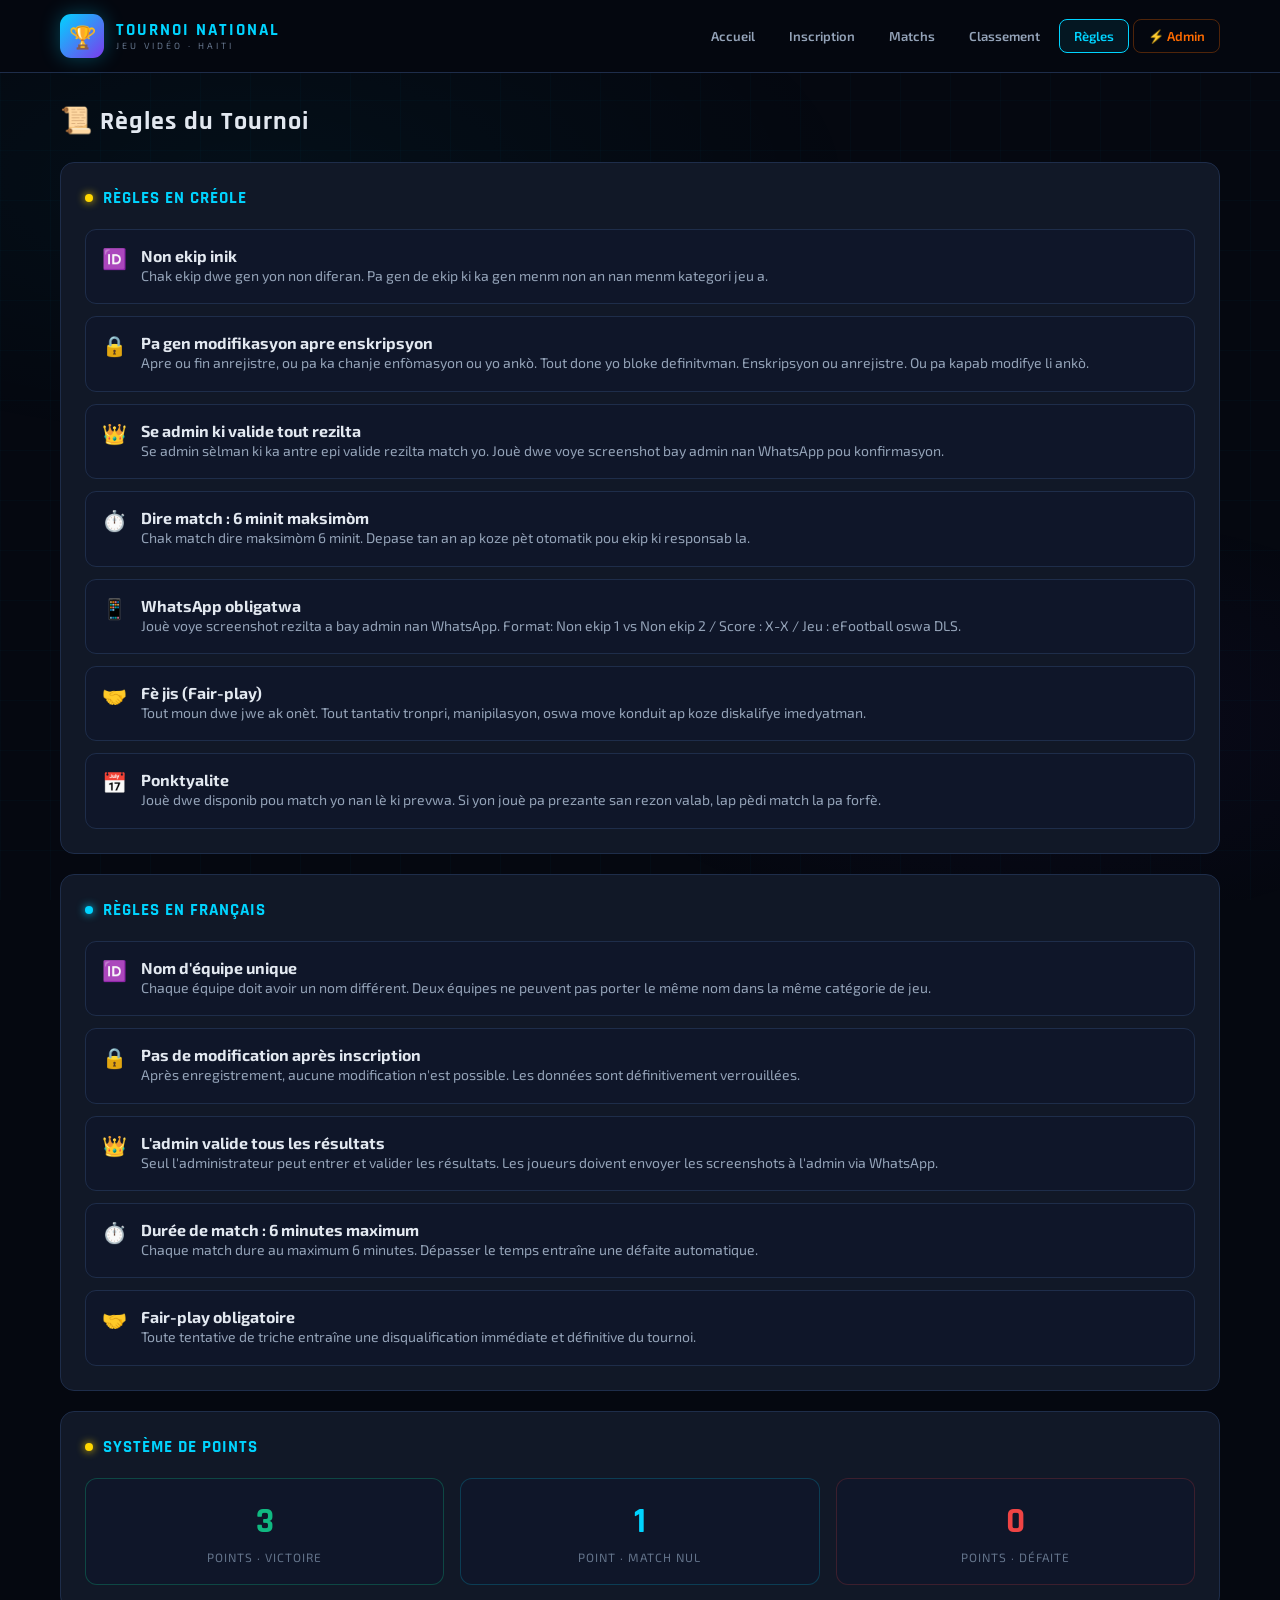
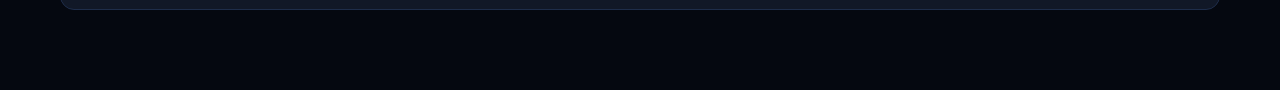
<file: regles.html>
<!DOCTYPE html>
<html lang="fr">
<head>
  <meta charset="UTF-8">
  <meta name="viewport" content="width=device-width, initial-scale=1.0">
  <title>Règles — Tournoi National</title>
  <link rel="stylesheet" href="css/style.css">
</head>
<body>
<div class="grid-bg"></div>
<nav class="navbar">
  <div class="navbar-inner">
    <a class="logo" href="index.html"><div class="logo-icon">🏆</div><div class="logo-text"><h1>Tournoi National</h1><p>Jeu Vidéo · Haiti</p></div></a>
    <div class="nav-links">
      <a class="nav-link" href="index.html">Accueil</a>
      <a class="nav-link" href="inscription.html">Inscription</a>
      <a class="nav-link" href="matches.html">Matchs</a>
      <a class="nav-link" href="classement.html">Classement</a>
      <a class="nav-link active" href="regles.html">Règles</a>
      <a class="nav-link admin" href="admin.html">⚡ Admin</a>
    </div>
  </div>
</nav>
<main class="main">
  <div class="section-header"><div class="section-title">📜 Règles du Tournoi</div></div>

  <div class="card">
    <div class="card-title"><div class="dot dot-gold"></div>Règles en Créole</div>
    <ul style="list-style:none;display:flex;flex-direction:column;gap:12px;">
      <li style="display:flex;align-items:flex-start;gap:14px;padding:16px;background:var(--bg3);border-radius:11px;border:1px solid var(--border);">
        <span style="font-size:20px;flex-shrink:0;">🆔</span>
        <div><strong style="color:var(--text);">Non ekip inik</strong><br><span style="color:var(--text2);font-size:14px;line-height:1.6;">Chak ekip dwe gen yon non diferan. Pa gen de ekip ki ka gen menm non an nan menm kategori jeu a.</span></div>
      </li>
      <li style="display:flex;align-items:flex-start;gap:14px;padding:16px;background:var(--bg3);border-radius:11px;border:1px solid var(--border);">
        <span style="font-size:20px;flex-shrink:0;">🔒</span>
        <div><strong style="color:var(--text);">Pa gen modifikasyon apre enskripsyon</strong><br><span style="color:var(--text2);font-size:14px;line-height:1.6;">Apre ou fin anrejistre, ou pa ka chanje enfòmasyon ou yo ankò. Tout done yo bloke definitvman. Enskripsyon ou anrejistre. Ou pa kapab modifye li ankò.</span></div>
      </li>
      <li style="display:flex;align-items:flex-start;gap:14px;padding:16px;background:var(--bg3);border-radius:11px;border:1px solid var(--border);">
        <span style="font-size:20px;flex-shrink:0;">👑</span>
        <div><strong style="color:var(--text);">Se admin ki valide tout rezilta</strong><br><span style="color:var(--text2);font-size:14px;line-height:1.6;">Se admin sèlman ki ka antre epi valide rezilta match yo. Jouè dwe voye screenshot bay admin nan WhatsApp pou konfirmasyon.</span></div>
      </li>
      <li style="display:flex;align-items:flex-start;gap:14px;padding:16px;background:var(--bg3);border-radius:11px;border:1px solid var(--border);">
        <span style="font-size:20px;flex-shrink:0;">⏱️</span>
        <div><strong style="color:var(--text);">Dire match : 6 minit maksimòm</strong><br><span style="color:var(--text2);font-size:14px;line-height:1.6;">Chak match dire maksimòm 6 minit. Depase tan an ap koze pèt otomatik pou ekip ki responsab la.</span></div>
      </li>
      <li style="display:flex;align-items:flex-start;gap:14px;padding:16px;background:var(--bg3);border-radius:11px;border:1px solid var(--border);">
        <span style="font-size:20px;flex-shrink:0;">📱</span>
        <div><strong style="color:var(--text);">WhatsApp obligatwa</strong><br><span style="color:var(--text2);font-size:14px;line-height:1.6;">Jouè voye screenshot rezilta a bay admin nan WhatsApp. Format: Non ekip 1 vs Non ekip 2 / Score : X-X / Jeu : eFootball oswa DLS.</span></div>
      </li>
      <li style="display:flex;align-items:flex-start;gap:14px;padding:16px;background:var(--bg3);border-radius:11px;border:1px solid var(--border);">
        <span style="font-size:20px;flex-shrink:0;">🤝</span>
        <div><strong style="color:var(--text);">Fè jis (Fair-play)</strong><br><span style="color:var(--text2);font-size:14px;line-height:1.6;">Tout moun dwe jwe ak onèt. Tout tantativ tronpri, manipilasyon, oswa move konduit ap koze diskalifye imedyatman.</span></div>
      </li>
      <li style="display:flex;align-items:flex-start;gap:14px;padding:16px;background:var(--bg3);border-radius:11px;border:1px solid var(--border);">
        <span style="font-size:20px;flex-shrink:0;">📅</span>
        <div><strong style="color:var(--text);">Ponktyalite</strong><br><span style="color:var(--text2);font-size:14px;line-height:1.6;">Jouè dwe disponib pou match yo nan lè ki prevwa. Si yon jouè pa prezante san rezon valab, lap pèdi match la pa forfè.</span></div>
      </li>
    </ul>
  </div>

  <div class="card">
    <div class="card-title"><div class="dot"></div>Règles en Français</div>
    <ul style="list-style:none;display:flex;flex-direction:column;gap:12px;">
      <li style="display:flex;align-items:flex-start;gap:14px;padding:16px;background:var(--bg3);border-radius:11px;border:1px solid var(--border);">
        <span style="font-size:20px;flex-shrink:0;">🆔</span>
        <div><strong style="color:var(--text);">Nom d'équipe unique</strong><br><span style="color:var(--text2);font-size:14px;line-height:1.6;">Chaque équipe doit avoir un nom différent. Deux équipes ne peuvent pas porter le même nom dans la même catégorie de jeu.</span></div>
      </li>
      <li style="display:flex;align-items:flex-start;gap:14px;padding:16px;background:var(--bg3);border-radius:11px;border:1px solid var(--border);">
        <span style="font-size:20px;flex-shrink:0;">🔒</span>
        <div><strong style="color:var(--text);">Pas de modification après inscription</strong><br><span style="color:var(--text2);font-size:14px;line-height:1.6;">Après enregistrement, aucune modification n'est possible. Les données sont définitivement verrouillées.</span></div>
      </li>
      <li style="display:flex;align-items:flex-start;gap:14px;padding:16px;background:var(--bg3);border-radius:11px;border:1px solid var(--border);">
        <span style="font-size:20px;flex-shrink:0;">👑</span>
        <div><strong style="color:var(--text);">L'admin valide tous les résultats</strong><br><span style="color:var(--text2);font-size:14px;line-height:1.6;">Seul l'administrateur peut entrer et valider les résultats. Les joueurs doivent envoyer les screenshots à l'admin via WhatsApp.</span></div>
      </li>
      <li style="display:flex;align-items:flex-start;gap:14px;padding:16px;background:var(--bg3);border-radius:11px;border:1px solid var(--border);">
        <span style="font-size:20px;flex-shrink:0;">⏱️</span>
        <div><strong style="color:var(--text);">Durée de match : 6 minutes maximum</strong><br><span style="color:var(--text2);font-size:14px;line-height:1.6;">Chaque match dure au maximum 6 minutes. Dépasser le temps entraîne une défaite automatique.</span></div>
      </li>
      <li style="display:flex;align-items:flex-start;gap:14px;padding:16px;background:var(--bg3);border-radius:11px;border:1px solid var(--border);">
        <span style="font-size:20px;flex-shrink:0;">🤝</span>
        <div><strong style="color:var(--text);">Fair-play obligatoire</strong><br><span style="color:var(--text2);font-size:14px;line-height:1.6;">Toute tentative de triche entraîne une disqualification immédiate et définitive du tournoi.</span></div>
      </li>
    </ul>
  </div>

  <!-- POINTS SYSTEM -->
  <div class="card">
    <div class="card-title"><div class="dot dot-gold"></div>Système de points</div>
    <div style="display:grid;grid-template-columns:repeat(3,1fr);gap:16px;text-align:center;">
      <div style="background:var(--bg3);border-radius:12px;padding:20px;border:1px solid rgba(16,185,129,0.3);">
        <div style="font-family:'Rajdhani',sans-serif;font-size:36px;font-weight:700;color:var(--green);">3</div>
        <div style="font-size:12px;color:var(--text3);letter-spacing:1px;text-transform:uppercase;margin-top:6px;">Points · Victoire</div>
      </div>
      <div style="background:var(--bg3);border-radius:12px;padding:20px;border:1px solid rgba(0,212,255,0.2);">
        <div style="font-family:'Rajdhani',sans-serif;font-size:36px;font-weight:700;color:var(--accent);">1</div>
        <div style="font-size:12px;color:var(--text3);letter-spacing:1px;text-transform:uppercase;margin-top:6px;">Point · Match Nul</div>
      </div>
      <div style="background:var(--bg3);border-radius:12px;padding:20px;border:1px solid rgba(239,68,68,0.2);">
        <div style="font-family:'Rajdhani',sans-serif;font-size:36px;font-weight:700;color:var(--red);">0</div>
        <div style="font-size:12px;color:var(--text3);letter-spacing:1px;text-transform:uppercase;margin-top:6px;">Points · Défaite</div>
      </div>
    </div>
  </div>
</main>
</body>
</html>
</file>
<file: css/style.css>
/* ============================================
   TOURNOI NATIONAL DE JEU VIDÉO - Style Global
   ============================================ */
@import url('https://fonts.googleapis.com/css2?family=Rajdhani:wght@400;500;600;700&family=Exo+2:wght@300;400;600;800;900&family=Share+Tech+Mono&display=swap');

:root {
  --bg: #050810;
  --bg2: #0a0f1e;
  --bg3: #0f1629;
  --card: #111827;
  --card2: #1a2235;
  --border: #1e2d4a;
  --accent: #00d4ff;
  --accent2: #ff6b00;
  --accent3: #7c3aed;
  --gold: #ffd700;
  --green: #10b981;
  --red: #ef4444;
  --text: #e2e8f0;
  --text2: #94a3b8;
  --text3: #64748b;
  --glow: 0 0 20px rgba(0,212,255,0.3);
  --glow2: 0 0 20px rgba(255,107,0,0.3);
  --radius: 14px;
}

* { margin: 0; padding: 0; box-sizing: border-box; }

body {
  font-family: 'Exo 2', sans-serif;
  background: var(--bg);
  color: var(--text);
  min-height: 100vh;
  overflow-x: hidden;
}

body::before {
  content: '';
  position: fixed;
  inset: 0;
  background:
    radial-gradient(ellipse 80% 50% at 20% 20%, rgba(0,212,255,0.04) 0%, transparent 60%),
    radial-gradient(ellipse 60% 40% at 80% 80%, rgba(124,58,237,0.05) 0%, transparent 60%);
  pointer-events: none;
  z-index: 0;
}

.grid-bg {
  position: fixed;
  inset: 0;
  background-image:
    linear-gradient(rgba(0,212,255,0.025) 1px, transparent 1px),
    linear-gradient(90deg, rgba(0,212,255,0.025) 1px, transparent 1px);
  background-size: 50px 50px;
  pointer-events: none;
  z-index: 0;
}

/* NAV */
.navbar {
  position: sticky;
  top: 0;
  z-index: 50;
  background: rgba(5,8,16,0.96);
  border-bottom: 1px solid var(--border);
  backdrop-filter: blur(12px);
}

.navbar-inner {
  max-width: 1200px;
  margin: 0 auto;
  padding: 14px 20px;
  display: flex;
  align-items: center;
  justify-content: space-between;
  gap: 16px;
  flex-wrap: wrap;
}

.logo {
  display: flex;
  align-items: center;
  gap: 12px;
  text-decoration: none;
}

.logo-icon {
  width: 44px;
  height: 44px;
  background: linear-gradient(135deg, var(--accent), var(--accent3));
  border-radius: 11px;
  display: flex;
  align-items: center;
  justify-content: center;
  font-size: 22px;
  box-shadow: var(--glow);
  flex-shrink: 0;
}

.logo-text h1 {
  font-family: 'Rajdhani', sans-serif;
  font-size: 17px;
  font-weight: 700;
  color: var(--accent);
  letter-spacing: 2px;
  text-transform: uppercase;
  line-height: 1.1;
}

.logo-text p {
  font-size: 9px;
  color: var(--text3);
  letter-spacing: 3px;
  text-transform: uppercase;
}

.nav-links {
  display: flex;
  gap: 4px;
  flex-wrap: wrap;
}

.nav-link {
  padding: 8px 14px;
  border-radius: 8px;
  border: 1px solid transparent;
  background: transparent;
  color: var(--text2);
  font-family: 'Exo 2', sans-serif;
  font-size: 13px;
  font-weight: 600;
  cursor: pointer;
  transition: all 0.2s;
  text-decoration: none;
  display: inline-block;
}

.nav-link:hover, .nav-link.active {
  border-color: var(--accent);
  color: var(--accent);
  background: rgba(0,212,255,0.08);
}

.nav-link.admin {
  border-color: rgba(255,107,0,0.3);
  color: var(--accent2);
}

.nav-link.admin:hover, .nav-link.admin.active {
  background: rgba(255,107,0,0.1);
  border-color: var(--accent2);
}

/* MAIN */
.main {
  position: relative;
  z-index: 1;
  max-width: 1200px;
  margin: 0 auto;
  padding: 32px 20px 60px;
}

/* CARD */
.card {
  background: var(--card);
  border: 1px solid var(--border);
  border-radius: var(--radius);
  padding: 24px;
  margin-bottom: 20px;
}

.card-title {
  font-family: 'Rajdhani', sans-serif;
  font-size: 17px;
  font-weight: 700;
  letter-spacing: 1px;
  text-transform: uppercase;
  color: var(--accent);
  margin-bottom: 20px;
  display: flex;
  align-items: center;
  gap: 10px;
}

.dot {
  width: 8px;
  height: 8px;
  border-radius: 50%;
  background: var(--accent);
  box-shadow: 0 0 8px var(--accent);
  flex-shrink: 0;
}

.dot-orange { background: var(--accent2); box-shadow: 0 0 8px var(--accent2); }
.dot-green  { background: var(--green);   box-shadow: 0 0 8px var(--green); }
.dot-gold   { background: var(--gold);    box-shadow: 0 0 8px var(--gold); }

/* SECTION HEADER */
.section-header {
  display: flex;
  align-items: center;
  justify-content: space-between;
  margin-bottom: 24px;
  gap: 12px;
  flex-wrap: wrap;
}

.section-title {
  font-family: 'Rajdhani', sans-serif;
  font-size: 26px;
  font-weight: 700;
  letter-spacing: 1px;
}

/* FORM */
.form-grid {
  display: grid;
  grid-template-columns: 1fr 1fr;
  gap: 16px;
}

.form-group { display: flex; flex-direction: column; gap: 6px; }
.form-group.full { grid-column: 1 / -1; }

label {
  font-size: 11px;
  font-weight: 700;
  color: var(--text3);
  letter-spacing: 1.5px;
  text-transform: uppercase;
}

input, select, textarea {
  background: var(--bg3);
  border: 1px solid var(--border);
  border-radius: 10px;
  padding: 12px 16px;
  color: var(--text);
  font-family: 'Exo 2', sans-serif;
  font-size: 14px;
  transition: all 0.2s;
  width: 100%;
}

input:focus, select:focus, textarea:focus {
  outline: none;
  border-color: var(--accent);
  box-shadow: 0 0 0 3px rgba(0,212,255,0.1);
}

input[readonly] { background: var(--bg2); cursor: not-allowed; color: var(--text3); }
select option { background: var(--bg3); }

/* BUTTONS */
.btn {
  padding: 13px 26px;
  border-radius: 10px;
  border: none;
  font-family: 'Rajdhani', sans-serif;
  font-size: 15px;
  font-weight: 700;
  letter-spacing: 1px;
  text-transform: uppercase;
  cursor: pointer;
  transition: all 0.2s;
  display: inline-flex;
  align-items: center;
  gap: 8px;
  text-decoration: none;
}

.btn-primary {
  background: linear-gradient(135deg, var(--accent), #0099cc);
  color: #000;
  box-shadow: var(--glow);
}
.btn-primary:hover { transform: translateY(-2px); box-shadow: 0 0 30px rgba(0,212,255,0.5); }

.btn-orange {
  background: linear-gradient(135deg, var(--accent2), #cc5500);
  color: #fff;
  box-shadow: var(--glow2);
}
.btn-orange:hover { transform: translateY(-2px); }

.btn-danger {
  background: rgba(239,68,68,0.15);
  color: var(--red);
  border: 1px solid rgba(239,68,68,0.3);
}
.btn-danger:hover { background: rgba(239,68,68,0.3); }

.btn-success {
  background: rgba(16,185,129,0.15);
  color: var(--green);
  border: 1px solid rgba(16,185,129,0.3);
}
.btn-success:hover { background: rgba(16,185,129,0.3); }

.btn-ghost {
  background: transparent;
  color: var(--text2);
  border: 1px solid var(--border);
}
.btn-ghost:hover { border-color: var(--accent); color: var(--accent); }

.btn-sm { padding: 7px 14px; font-size: 12px; border-radius: 7px; }
.btn-full { width: 100%; justify-content: center; margin-top: 20px; }

/* BADGES */
.id-badge {
  font-family: 'Share Tech Mono', monospace;
  font-size: 11px;
  background: rgba(0,212,255,0.1);
  color: var(--accent);
  padding: 3px 8px;
  border-radius: 6px;
  border: 1px solid rgba(0,212,255,0.2);
}

.game-badge {
  font-size: 11px;
  padding: 3px 10px;
  border-radius: 20px;
  font-weight: 700;
  letter-spacing: 0.5px;
}

.badge-ef  { background: rgba(0,212,255,0.12); color: var(--accent);  border: 1px solid rgba(0,212,255,0.25); }
.badge-dls { background: rgba(255,107,0,0.12);  color: var(--accent2); border: 1px solid rgba(255,107,0,0.25); }

.status-badge { font-size: 11px; padding: 3px 10px; border-radius: 20px; font-weight: 600; }
.status-active  { background: rgba(16,185,129,0.15); color: var(--green); border: 1px solid rgba(16,185,129,0.3); }
.status-locked  { background: rgba(100,116,139,0.15); color: var(--text3); border: 1px solid rgba(100,116,139,0.25); }
.status-pending { background: rgba(255,107,0,0.12); color: var(--accent2); border: 1px solid rgba(255,107,0,0.3); }
.status-done    { background: rgba(16,185,129,0.12); color: var(--green);  border: 1px solid rgba(16,185,129,0.3); }

/* TABLE */
.table-wrap { overflow-x: auto; }

table { width: 100%; border-collapse: collapse; font-size: 13px; }

thead tr { background: var(--bg3); border-bottom: 2px solid var(--border); }

th {
  padding: 12px 14px;
  text-align: left;
  font-family: 'Share Tech Mono', monospace;
  font-size: 10px;
  letter-spacing: 2px;
  text-transform: uppercase;
  color: var(--text3);
  white-space: nowrap;
}

tbody tr { border-bottom: 1px solid rgba(30,45,74,0.5); transition: background 0.15s; }
tbody tr:hover { background: rgba(0,212,255,0.03); }

td { padding: 12px 14px; color: var(--text2); vertical-align: middle; }

/* ALERTS */
.alert {
  padding: 14px 18px;
  border-radius: 10px;
  font-size: 14px;
  margin-bottom: 16px;
  display: none;
  align-items: flex-start;
  gap: 10px;
  line-height: 1.5;
}
.alert.show { display: flex; }
.alert-icon { font-size: 18px; flex-shrink: 0; }
.alert-error   { background: rgba(239,68,68,0.1); border: 1px solid rgba(239,68,68,0.3); color: #fca5a5; }
.alert-success { background: rgba(16,185,129,0.1); border: 1px solid rgba(16,185,129,0.3); color: #6ee7b7; }
.alert-info    { background: rgba(0,212,255,0.08); border: 1px solid rgba(0,212,255,0.2); color: var(--accent); }

/* GAME TABS */
.game-tabs { display: flex; gap: 10px; margin-bottom: 24px; }

.game-tab {
  flex: 1;
  padding: 14px 10px;
  border-radius: 12px;
  border: 2px solid var(--border);
  background: transparent;
  cursor: pointer;
  transition: all 0.2s;
  text-align: center;
}

.game-tab .tab-icon { font-size: 26px; margin-bottom: 6px; }
.game-tab .tab-name { font-family: 'Rajdhani', sans-serif; font-size: 13px; font-weight: 700; letter-spacing: 1px; color: var(--text2); }

.game-tab.active.ef  { border-color: var(--accent);  background: rgba(0,212,255,0.08); box-shadow: var(--glow); }
.game-tab.active.ef .tab-name { color: var(--accent); }
.game-tab.active.dls { border-color: var(--accent2); background: rgba(255,107,0,0.08); box-shadow: var(--glow2); }
.game-tab.active.dls .tab-name { color: var(--accent2); }

/* MATCH CARD */
.match-card {
  background: var(--bg3);
  border: 1px solid var(--border);
  border-radius: 12px;
  padding: 20px;
  margin-bottom: 12px;
  display: flex;
  align-items: center;
  justify-content: space-between;
  gap: 16px;
  flex-wrap: wrap;
  transition: border-color 0.2s;
}

.match-card.done    { border-color: rgba(16,185,129,0.3); }
.match-card.pending { border-color: rgba(255,107,0,0.25); }

.match-teams { display: flex; align-items: center; gap: 12px; flex: 1; min-width: 200px; }
.team-name { font-family: 'Rajdhani', sans-serif; font-size: 15px; font-weight: 700; color: var(--text); flex: 1; text-align: center; }

.score-display { font-family: 'Rajdhani', sans-serif; font-size: 28px; font-weight: 700; color: var(--gold); text-align: center; min-width: 80px; }
.vs-label { font-family: 'Share Tech Mono', monospace; color: var(--text3); font-size: 13px; }

.match-meta { font-size: 11px; color: var(--text3); text-align: right; min-width: 120px; }
.match-meta > * + * { margin-top: 5px; }

/* EMPTY STATE */
.empty-state { text-align: center; padding: 60px 20px; color: var(--text3); }
.empty-icon  { font-size: 48px; margin-bottom: 16px; }
.empty-state p { font-size: 14px; }

/* LOCKED NOTICE */
.locked-notice {
  background: rgba(100,116,139,0.08);
  border: 1px solid rgba(100,116,139,0.2);
  border-radius: 10px;
  padding: 14px 18px;
  font-size: 13px;
  color: var(--text3);
  display: flex;
  gap: 10px;
  align-items: center;
  margin-top: 16px;
  line-height: 1.5;
}

/* TOAST */
.toast-container { position: fixed; bottom: 24px; right: 24px; z-index: 999; display: flex; flex-direction: column; gap: 10px; }
.toast {
  padding: 14px 20px;
  border-radius: 12px;
  font-size: 14px;
  font-weight: 600;
  max-width: 320px;
  animation: toastIn 0.3s ease;
  display: flex;
  align-items: center;
  gap: 10px;
  box-shadow: 0 8px 32px rgba(0,0,0,0.4);
}
.toast-success { background: var(--card); border: 1px solid rgba(16,185,129,0.4); color: var(--green); }
.toast-error   { background: var(--card); border: 1px solid rgba(239,68,68,0.4); color: var(--red); }
.toast-info    { background: var(--card); border: 1px solid rgba(0,212,255,0.3); color: var(--accent); }

@keyframes toastIn { from { transform: translateX(100px); opacity: 0; } to { transform: translateX(0); opacity: 1; } }

/* MODAL */
.modal-overlay {
  position: fixed; inset: 0;
  background: rgba(0,0,0,0.85);
  z-index: 200;
  display: none;
  align-items: center;
  justify-content: center;
  padding: 20px;
  backdrop-filter: blur(4px);
}
.modal-overlay.open { display: flex; }

.modal {
  background: var(--card);
  border: 1px solid var(--border);
  border-radius: 20px;
  padding: 32px;
  max-width: 480px;
  width: 100%;
  position: relative;
  max-height: 90vh;
  overflow-y: auto;
}

.modal-title { font-family: 'Rajdhani', sans-serif; font-size: 22px; font-weight: 700; color: var(--accent); margin-bottom: 24px; }
.modal-close { position: absolute; top: 16px; right: 16px; background: var(--bg3); border: 1px solid var(--border); border-radius: 8px; color: var(--text2); padding: 6px 12px; cursor: pointer; font-size: 16px; }

/* LOADER */
.loader { text-align: center; padding: 40px; color: var(--text3); font-family: 'Share Tech Mono', monospace; letter-spacing: 2px; }
.loader::after { content: ''; display: inline-block; width: 20px; height: 20px; border: 2px solid var(--border); border-top-color: var(--accent); border-radius: 50%; animation: spin 0.8s linear infinite; margin-left: 10px; vertical-align: middle; }
@keyframes spin { to { transform: rotate(360deg); } }

/* FIREBASE STATUS */
.fb-status {
  display: inline-flex;
  align-items: center;
  gap: 6px;
  font-family: 'Share Tech Mono', monospace;
  font-size: 10px;
  letter-spacing: 1px;
  color: var(--text3);
}
.fb-dot { width: 6px; height: 6px; border-radius: 50%; background: var(--text3); }
.fb-dot.connected { background: var(--green); box-shadow: 0 0 6px var(--green); }

/* SCROLLBAR */
::-webkit-scrollbar { width: 5px; height: 5px; }
::-webkit-scrollbar-track { background: var(--bg); }
::-webkit-scrollbar-thumb { background: var(--border); border-radius: 3px; }

/* DIVIDER */
.divider { height: 1px; background: var(--border); margin: 24px 0; }

/* WHATSAPP */
.wa-box {
  display: flex; align-items: center; gap: 14px;
  background: rgba(37,211,102,0.07);
  border: 1px solid rgba(37,211,102,0.2);
  border-radius: 12px; padding: 18px 22px; cursor: pointer; transition: all 0.2s;
}
.wa-box:hover { background: rgba(37,211,102,0.14); }
.wa-icon { font-size: 30px; }
.wa-text h4 { color: #25d366; font-size: 15px; font-weight: 700; }
.wa-text p  { color: var(--text3); font-size: 12px; margin-top: 2px; }

/* RESPONSIVE */
@media (max-width: 640px) {
  .form-grid { grid-template-columns: 1fr; }
  .form-group.full { grid-column: 1; }
  .game-tabs { gap: 6px; }
  .match-card { flex-direction: column; }
  .match-meta { text-align: left; }
  .nav-links { gap: 2px; }
  .nav-link { font-size: 11px; padding: 6px 10px; }
}
</file>
